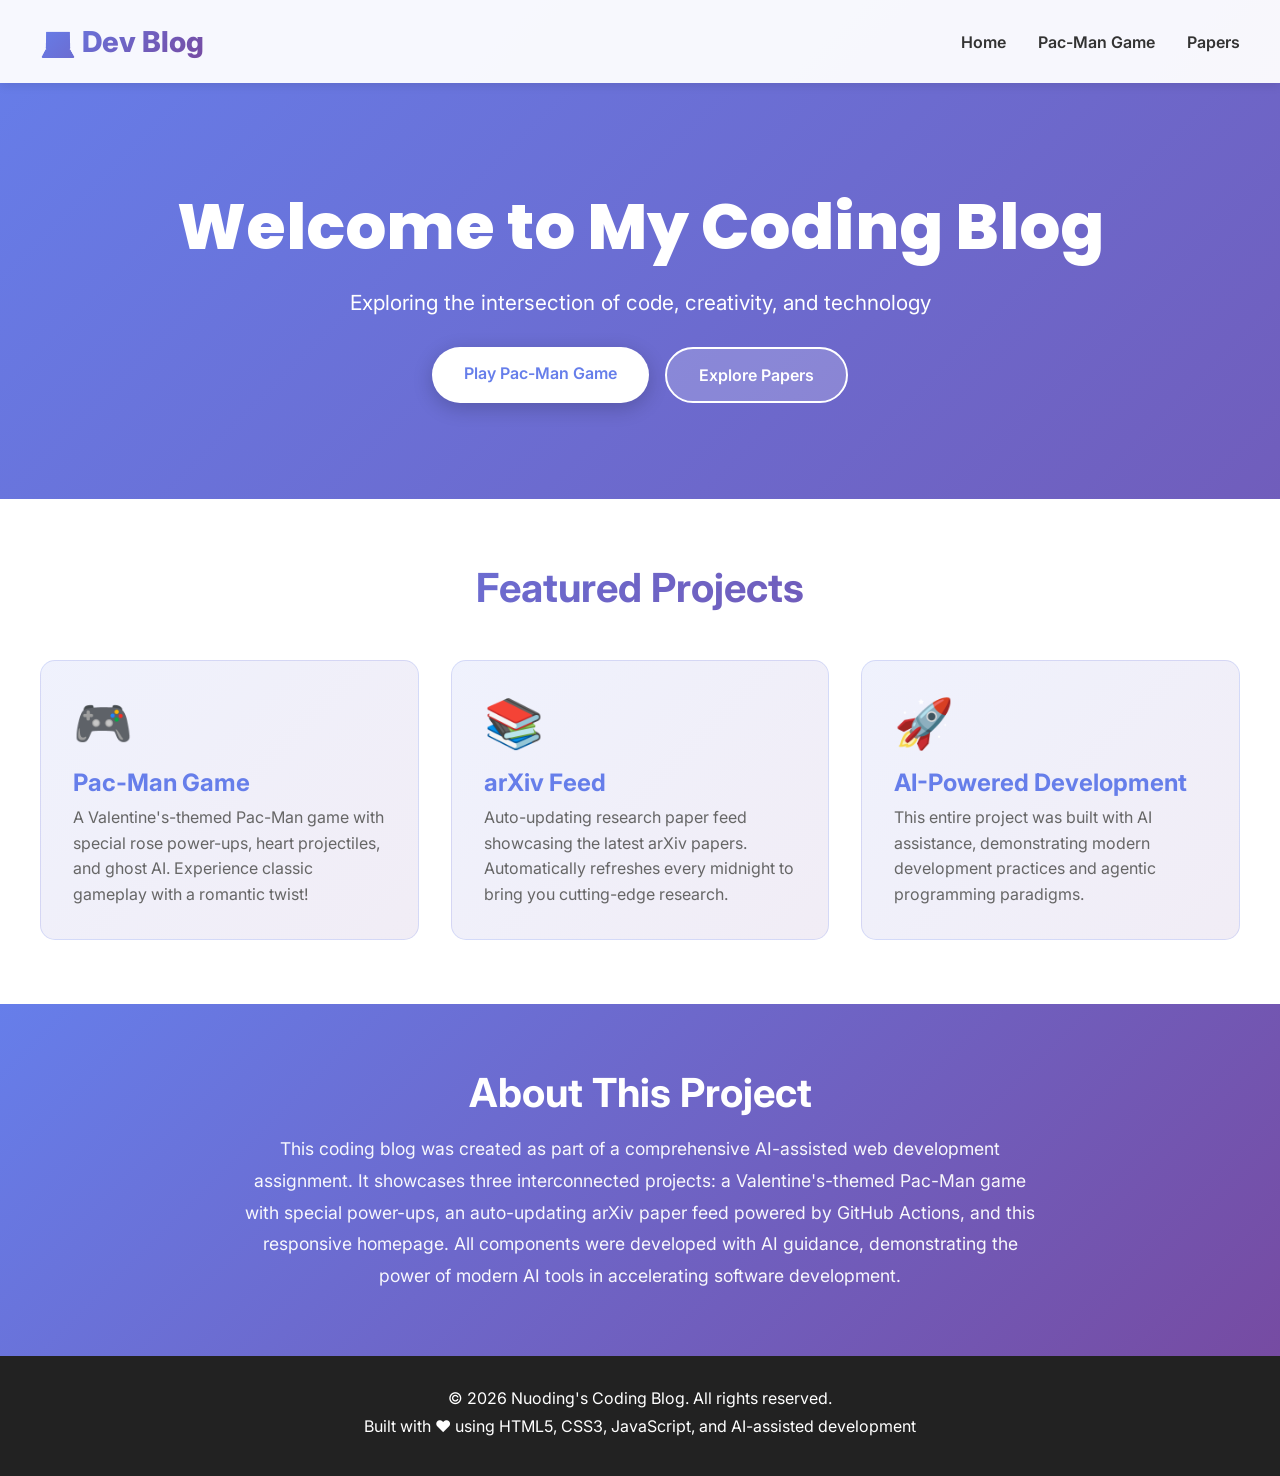
<file: index.html>
<!DOCTYPE html>
<html lang="en">
<head>
    <meta charset="UTF-8">
    <meta name="viewport" content="width=device-width, initial-scale=1.0">
    <title>Coding Blog - Nuoding's Dev Portfolio</title>
    <link href="https://fonts.googleapis.com/css2?family=Poppins:wght@400;600;700;800&family=Inter:wght@400;500;600&display=swap" rel="stylesheet">
    <style>
        * {
            margin: 0;
            padding: 0;
            box-sizing: border-box;
        }

        body {
            font-family: 'Inter', sans-serif;
            background: linear-gradient(135deg, #667eea 0%, #764ba2 100%);
            color: #333;
            min-height: 100vh;
        }

        /* Navigation */
        nav {
            background: rgba(255, 255, 255, 0.95);
            padding: 1.5rem 2rem;
            box-shadow: 0 2px 10px rgba(0, 0, 0, 0.1);
            position: sticky;
            top: 0;
            z-index: 1000;
        }

        nav .container {
            max-width: 1200px;
            margin: 0 auto;
            display: flex;
            justify-content: space-between;
            align-items: center;
        }

        .logo {
            font-size: 1.8rem;
            font-weight: 800;
            background: linear-gradient(135deg, #667eea 0%, #764ba2 100%);
            -webkit-background-clip: text;
            -webkit-text-fill-color: transparent;
            background-clip: text;
        }

        nav ul {
            list-style: none;
            display: flex;
            gap: 2rem;
        }

        nav a {
            text-decoration: none;
            color: #333;
            font-weight: 600;
            transition: color 0.3s ease;
            position: relative;
        }

        nav a::after {
            content: '';
            position: absolute;
            bottom: -5px;
            left: 0;
            width: 0;
            height: 2px;
            background: linear-gradient(135deg, #667eea 0%, #764ba2 100%);
            transition: width 0.3s ease;
        }

        nav a:hover::after {
            width: 100%;
        }

        /* Hero Section */
        .hero {
            max-width: 1200px;
            margin: 0 auto;
            padding: 6rem 2rem;
            text-align: center;
            color: white;
            animation: fadeIn 0.8s ease-in;
        }

        @keyframes fadeIn {
            from {
                opacity: 0;
                transform: translateY(20px);
            }
            to {
                opacity: 1;
                transform: translateY(0);
            }
        }

        .hero h1 {
            font-family: 'Poppins', sans-serif;
            font-size: 4rem;
            font-weight: 800;
            margin-bottom: 1rem;
            animation: slideInDown 0.8s ease-out;
        }

        @keyframes slideInDown {
            from {
                opacity: 0;
                transform: translateY(-30px);
            }
            to {
                opacity: 1;
                transform: translateY(0);
            }
        }

        .hero .subtitle {
            font-size: 1.3rem;
            margin-bottom: 2rem;
            opacity: 0.9;
            animation: slideInUp 0.8s ease-out 0.2s both;
        }

        @keyframes slideInUp {
            from {
                opacity: 0;
                transform: translateY(30px);
            }
            to {
                opacity: 1;
                transform: translateY(0);
            }
        }

        .cta-buttons {
            display: flex;
            gap: 1rem;
            justify-content: center;
            flex-wrap: wrap;
            animation: slideInUp 0.8s ease-out 0.4s both;
        }

        .cta-btn {
            padding: 1rem 2rem;
            font-size: 1rem;
            font-weight: 600;
            border: none;
            border-radius: 50px;
            cursor: pointer;
            transition: all 0.3s ease;
            text-decoration: none;
            display: inline-block;
        }

        .cta-btn.primary {
            background: white;
            color: #667eea;
            box-shadow: 0 5px 20px rgba(0, 0, 0, 0.2);
        }

        .cta-btn.primary:hover {
            transform: translateY(-3px);
            box-shadow: 0 10px 30px rgba(0, 0, 0, 0.3);
        }

        .cta-btn.secondary {
            background: rgba(255, 255, 255, 0.2);
            color: white;
            border: 2px solid white;
        }

        .cta-btn.secondary:hover {
            background: rgba(255, 255, 255, 0.3);
            transform: translateY(-3px);
        }

        /* Features Section */
        .features {
            background: white;
            padding: 4rem 2rem;
        }

        .features .container {
            max-width: 1200px;
            margin: 0 auto;
        }

        .features h2 {
            text-align: center;
            font-size: 2.5rem;
            margin-bottom: 3rem;
            background: linear-gradient(135deg, #667eea 0%, #764ba2 100%);
            -webkit-background-clip: text;
            -webkit-text-fill-color: transparent;
            background-clip: text;
        }

        .feature-grid {
            display: grid;
            grid-template-columns: repeat(auto-fit, minmax(300px, 1fr));
            gap: 2rem;
        }

        .feature-card {
            background: linear-gradient(135deg, rgba(102, 126, 234, 0.1) 0%, rgba(118, 75, 162, 0.1) 100%);
            padding: 2rem;
            border-radius: 15px;
            border: 1px solid rgba(102, 126, 234, 0.2);
            transition: all 0.3s ease;
        }

        .feature-card:hover {
            transform: translateY(-10px);
            box-shadow: 0 10px 30px rgba(102, 126, 234, 0.3);
        }

        .feature-card .icon {
            font-size: 3rem;
            margin-bottom: 1rem;
        }

        .feature-card h3 {
            font-size: 1.5rem;
            margin-bottom: 0.5rem;
            color: #667eea;
        }

        .feature-card p {
            color: #666;
            line-height: 1.6;
        }

        /* About Section */
        .about {
            background: linear-gradient(135deg, #667eea 0%, #764ba2 100%);
            color: white;
            padding: 4rem 2rem;
            text-align: center;
        }

        .about .container {
            max-width: 800px;
            margin: 0 auto;
        }

        .about h2 {
            font-size: 2.5rem;
            margin-bottom: 1rem;
        }

        .about p {
            font-size: 1.1rem;
            line-height: 1.8;
            opacity: 0.95;
        }

        /* Footer */
        footer {
            background: #222;
            color: white;
            padding: 2rem;
            text-align: center;
        }

        footer p {
            margin-bottom: 0.5rem;
        }

        /* Responsive */
        @media (max-width: 768px) {
            .hero h1 {
                font-size: 2.5rem;
            }

            .hero .subtitle {
                font-size: 1rem;
            }

            nav ul {
                gap: 1rem;
            }

            .features h2 {
                font-size: 2rem;
            }
        }
    </style>
</head>
<body>
    <nav>
        <div class="container">
            <div class="logo">💻 Dev Blog</div>
            <ul>
                <li><a href="#home">Home</a></li>
                <li><a href="game/">Pac-Man Game</a></li>
                <li><a href="papers/">Papers</a></li>
            </ul>
        </div>
    </nav>

    <section class="hero" id="home">
        <h1>Welcome to My Coding Blog</h1>
        <p class="subtitle">Exploring the intersection of code, creativity, and technology</p>
        <div class="cta-buttons">
            <a href="game/" class="cta-btn primary">Play Pac-Man Game</a>
            <a href="papers/" class="cta-btn secondary">Explore Papers</a>
        </div>
    </section>

    <section class="features">
        <div class="container">
            <h2>Featured Projects</h2>
            <div class="feature-grid">
                <div class="feature-card">
                    <div class="icon">🎮</div>
                    <h3>Pac-Man Game</h3>
                    <p>A Valentine's-themed Pac-Man game with special rose power-ups, heart projectiles, and ghost AI. Experience classic gameplay with a romantic twist!</p>
                </div>
                <div class="feature-card">
                    <div class="icon">📚</div>
                    <h3>arXiv Feed</h3>
                    <p>Auto-updating research paper feed showcasing the latest arXiv papers. Automatically refreshes every midnight to bring you cutting-edge research.</p>
                </div>
                <div class="feature-card">
                    <div class="icon">🚀</div>
                    <h3>AI-Powered Development</h3>
                    <p>This entire project was built with AI assistance, demonstrating modern development practices and agentic programming paradigms.</p>
                </div>
            </div>
        </div>
    </section>

    <section class="about">
        <div class="container">
            <h2>About This Project</h2>
            <p>
                This coding blog was created as part of a comprehensive AI-assisted web development assignment. 
                It showcases three interconnected projects: a Valentine's-themed Pac-Man game with special power-ups, 
                an auto-updating arXiv paper feed powered by GitHub Actions, and this responsive homepage. 
                All components were developed with AI guidance, demonstrating the power of modern AI tools in accelerating software development.
            </p>
        </div>
    </section>

    <footer>
        <p>&copy; 2026 Nuoding's Coding Blog. All rights reserved.</p>
        <p>Built with ❤️ using HTML5, CSS3, JavaScript, and AI-assisted development</p>
    </footer>
</body>
</html>
</file>
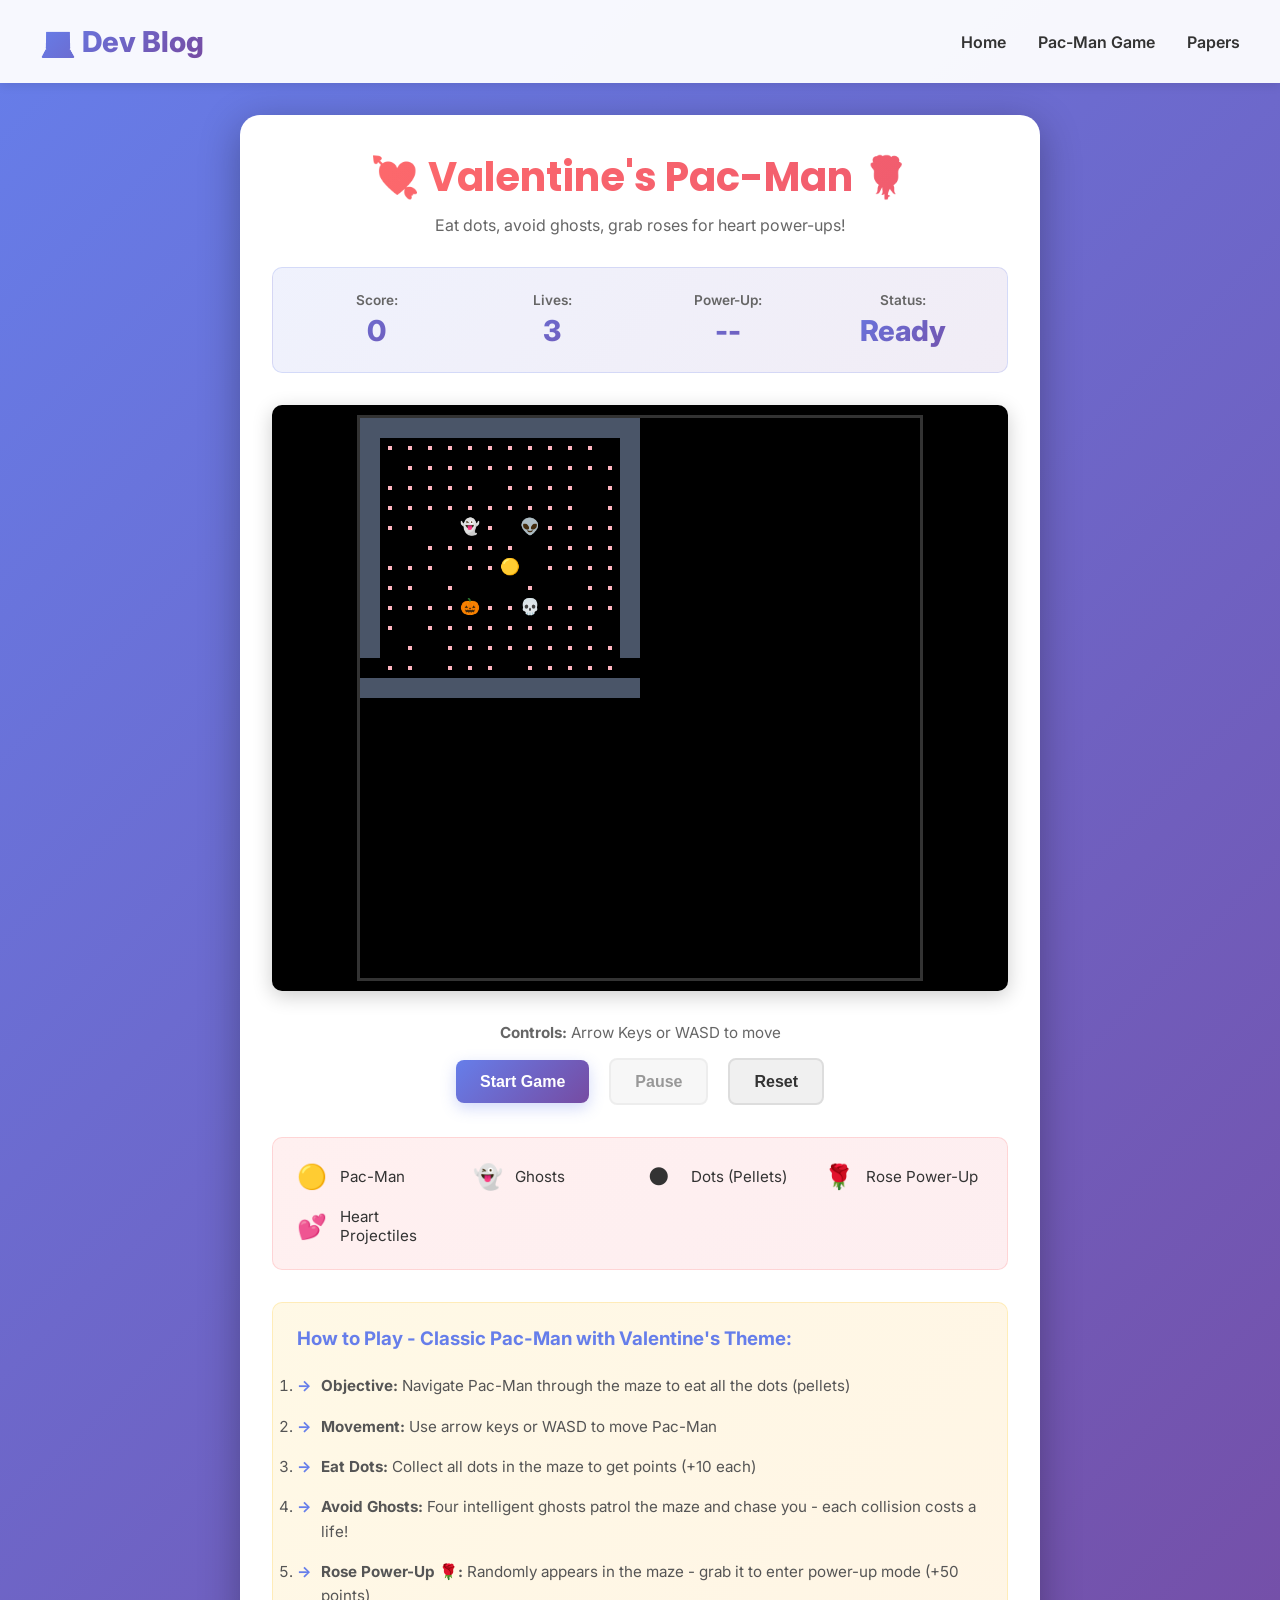
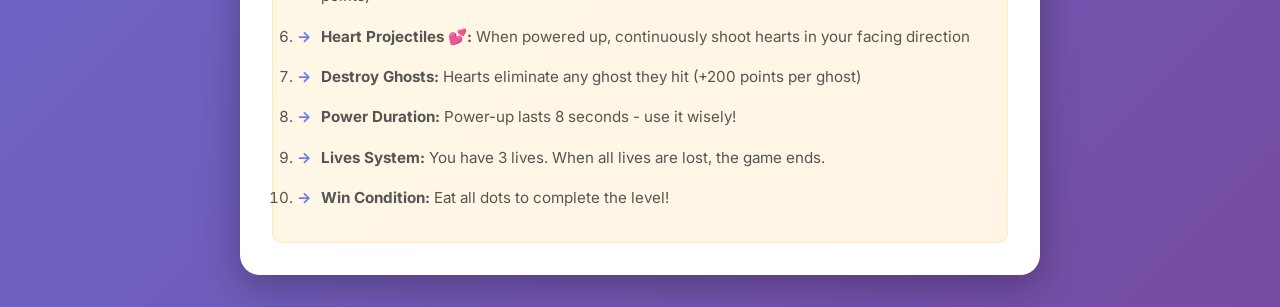
<file: game/index.html>
<!DOCTYPE html>
<html lang="en">
<head>
    <meta charset="UTF-8">
    <meta name="viewport" content="width=device-width, initial-scale=1.0">
    <title>Valentine's Pac-Man Game</title>
    <link href="https://fonts.googleapis.com/css2?family=Poppins:wght@400;600;700;800&family=Inter:wght@400;500;600&display=swap" rel="stylesheet">
    <link rel="stylesheet" href="css/style.css">
</head>
<body>
    <nav>
        <div class="container">
            <div class="logo">💻 Dev Blog</div>
            <ul>
                <li><a href="../">Home</a></li>
                <li><a href="./">Pac-Man Game</a></li>
                <li><a href="../papers/">Papers</a></li>
            </ul>
        </div>
    </nav>

    <div class="game-container">
        <div class="game-header">
            <h1>💘 Valentine's Pac-Man 🌹</h1>
            <p>Eat dots, avoid ghosts, grab roses for heart power-ups!</p>
        </div>

        <div class="game-stats">
            <div class="stat">
                <span class="label">Score:</span>
                <span class="value" id="score">0</span>
            </div>
            <div class="stat">
                <span class="label">Lives:</span>
                <span class="value" id="lives">3</span>
            </div>
            <div class="stat">
                <span class="label">Power-Up:</span>
                <span class="value" id="powerUpTimer">--</span>
            </div>
            <div class="stat">
                <span class="label">Status:</span>
                <span class="value" id="gameStatus">Ready</span>
            </div>
        </div>

        <div class="canvas-wrapper">
            <canvas id="gameCanvas" width="560" height="560"></canvas>
        </div>

        <div class="controls">
            <div class="control-info">
                <p><strong>Controls:</strong> Arrow Keys or WASD to move</p>
            </div>
            <button id="startBtn" class="btn btn-primary">Start Game</button>
            <button id="pauseBtn" class="btn btn-secondary" disabled>Pause</button>
            <button id="resetBtn" class="btn btn-secondary">Reset</button>
        </div>

        <div class="legend">
            <div class="legend-item">
                <span class="legend-color pac-man">🟡</span>
                <span>Pac-Man</span>
            </div>
            <div class="legend-item">
                <span class="legend-color ghost">👻</span>
                <span>Ghosts</span>
            </div>
            <div class="legend-item">
                <span class="legend-color dot">●</span>
                <span>Dots (Pellets)</span>
            </div>
            <div class="legend-item">
                <span class="legend-color rose">🌹</span>
                <span>Rose Power-Up</span>
            </div>
            <div class="legend-item">
                <span class="legend-color heart">💕</span>
                <span>Heart Projectiles</span>
            </div>
        </div>

        <div class="instructions">
            <h3>How to Play - Classic Pac-Man with Valentine's Theme:</h3>
            <ol>
                <li><strong>Objective:</strong> Navigate Pac-Man through the maze to eat all the dots (pellets)</li>
                <li><strong>Movement:</strong> Use arrow keys or WASD to move Pac-Man</li>
                <li><strong>Eat Dots:</strong> Collect all dots in the maze to get points (+10 each)</li>
                <li><strong>Avoid Ghosts:</strong> Four intelligent ghosts patrol the maze and chase you - each collision costs a life!</li>
                <li><strong>Rose Power-Up 🌹:</strong> Randomly appears in the maze - grab it to enter power-up mode (+50 points)</li>
                <li><strong>Heart Projectiles 💕:</strong> When powered up, continuously shoot hearts in your facing direction</li>
                <li><strong>Destroy Ghosts:</strong> Hearts eliminate any ghost they hit (+200 points per ghost)</li>
                <li><strong>Power Duration:</strong> Power-up lasts 8 seconds - use it wisely!</li>
                <li><strong>Lives System:</strong> You have 3 lives. When all lives are lost, the game ends.</li>
                <li><strong>Win Condition:</strong> Eat all dots to complete the level!</li>
            </ol>
        </div>
    </div>

    <script src="js/pacman.js"></script>
</body>
</html>
</file>
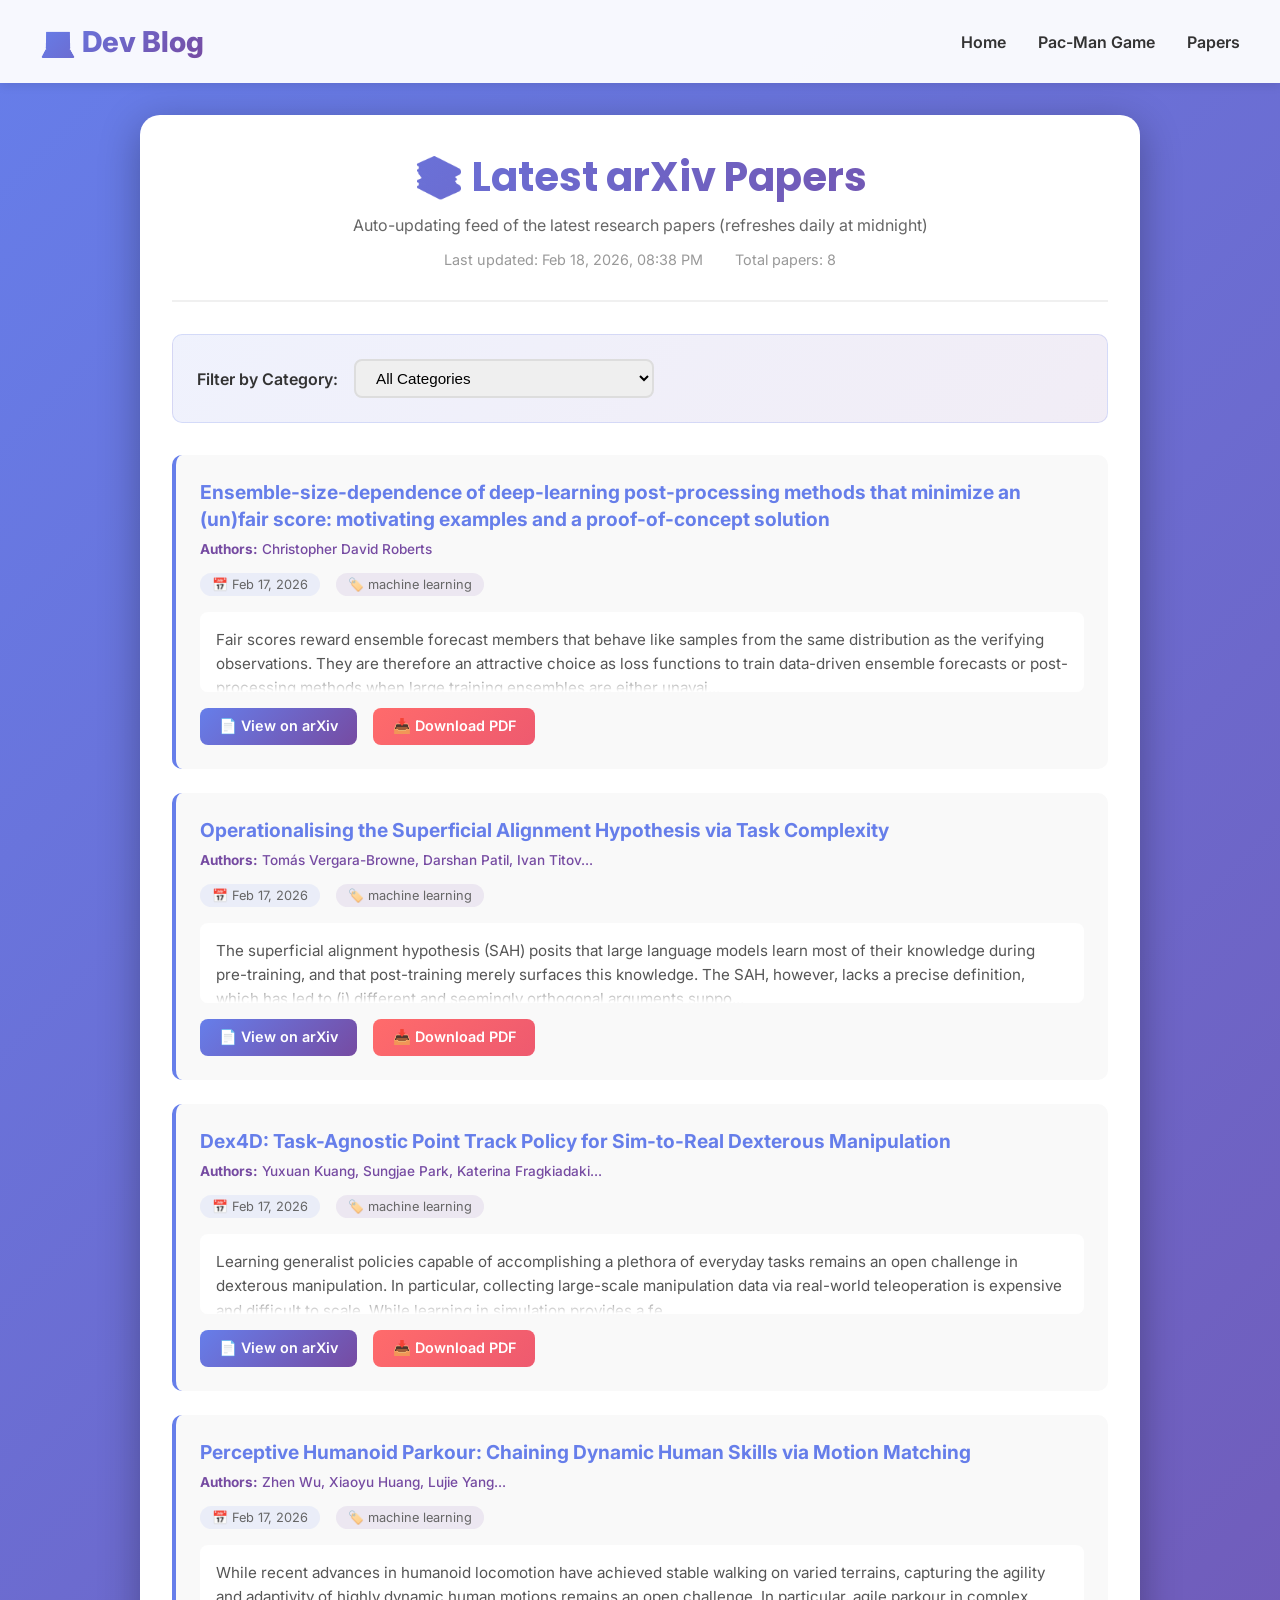
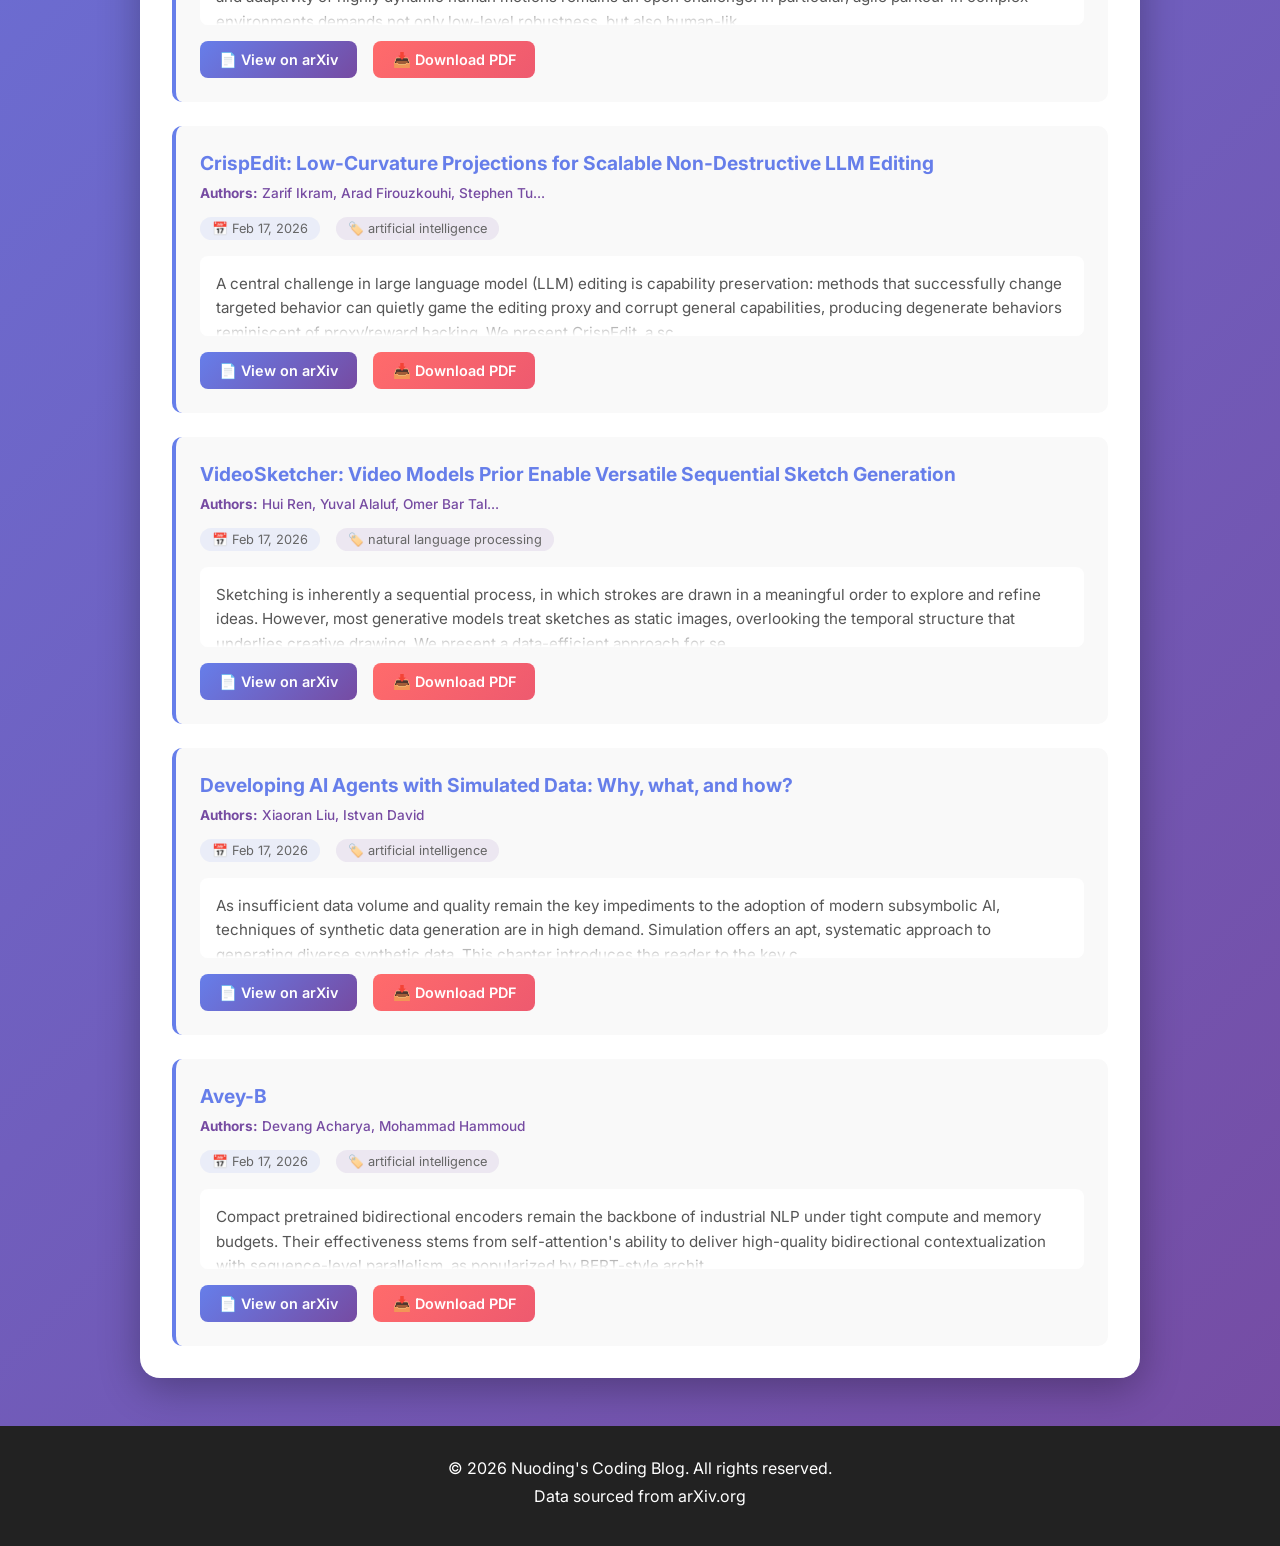
<file: papers/index.html>
<!DOCTYPE html>
<html lang="en">
<head>
    <meta charset="UTF-8">
    <meta name="viewport" content="width=device-width, initial-scale=1.0">
    <title>Latest arXiv Papers</title>
    <link href="https://fonts.googleapis.com/css2?family=Poppins:wght@400;600;700;800&family=Inter:wght@400;500;600&display=swap" rel="stylesheet">
    <link rel="stylesheet" href="css/papers.css">
</head>
<body>
    <nav>
        <div class="container">
            <div class="logo">💻 Dev Blog</div>
            <ul>
                <li><a href="../">Home</a></li>
                <li><a href="../game/">Pac-Man Game</a></li>
                <li><a href="./">Papers</a></li>
            </ul>
        </div>
    </nav>

    <div class="papers-container">
        <div class="papers-header">
            <h1>📚 Latest arXiv Papers</h1>
            <p>Auto-updating feed of the latest research papers (refreshes daily at midnight)</p>
            <div class="meta-info">
                <span id="lastUpdate">Last updated: --</span>
                <span id="paperCount">Total papers: 0</span>
            </div>
        </div>

        <div class="filters">
            <div class="filter-group">
                <label for="categoryFilter">Filter by Category:</label>
                <select id="categoryFilter">
                    <option value="">All Categories</option>
                    <option value="cs.AI">AI & Machine Learning</option>
                    <option value="cs.LG">Learning</option>
                    <option value="cs.CV">Computer Vision</option>
                    <option value="cs.NLP">NLP</option>
                    <option value="cs.DB">Databases</option>
                    <option value="math.CO">Mathematics</option>
                </select>
            </div>
        </div>

        <div id="papersList" class="papers-grid">
            <div class="loading">
                <div class="spinner"></div>
                <p>Loading papers...</p>
            </div>
        </div>
    </div>

    <footer>
        <p>&copy; 2026 Nuoding's Coding Blog. All rights reserved.</p>
        <p>Data sourced from arXiv.org</p>
    </footer>

    <script src="js/papers.js"></script>
</body>
</html>
</file>
<file: game/css/style.css>
/* General Styles */
* {
    margin: 0;
    padding: 0;
    box-sizing: border-box;
}

body {
    font-family: 'Inter', sans-serif;
    background: linear-gradient(135deg, #667eea 0%, #764ba2 100%);
    color: #333;
    min-height: 100vh;
}

/* Navigation */
nav {
    background: rgba(255, 255, 255, 0.95);
    padding: 1.5rem 2rem;
    box-shadow: 0 2px 10px rgba(0, 0, 0, 0.1);
    position: sticky;
    top: 0;
    z-index: 1000;
}

nav .container {
    max-width: 1200px;
    margin: 0 auto;
    display: flex;
    justify-content: space-between;
    align-items: center;
}

.logo {
    font-size: 1.8rem;
    font-weight: 800;
    background: linear-gradient(135deg, #667eea 0%, #764ba2 100%);
    -webkit-background-clip: text;
    -webkit-text-fill-color: transparent;
    background-clip: text;
}

nav ul {
    list-style: none;
    display: flex;
    gap: 2rem;
}

nav a {
    text-decoration: none;
    color: #333;
    font-weight: 600;
    transition: color 0.3s ease;
    position: relative;
}

nav a::after {
    content: '';
    position: absolute;
    bottom: -5px;
    left: 0;
    width: 0;
    height: 2px;
    background: linear-gradient(135deg, #667eea 0%, #764ba2 100%);
    transition: width 0.3s ease;
}

nav a:hover::after {
    width: 100%;
}

/* Game Container */
.game-container {
    max-width: 800px;
    margin: 2rem auto;
    padding: 2rem;
    background: white;
    border-radius: 20px;
    box-shadow: 0 10px 40px rgba(0, 0, 0, 0.3);
    animation: slideIn 0.5s ease-out;
}

@keyframes slideIn {
    from {
        opacity: 0;
        transform: translateY(20px);
    }
    to {
        opacity: 1;
        transform: translateY(0);
    }
}

.game-header {
    text-align: center;
    margin-bottom: 2rem;
}

.game-header h1 {
    font-family: 'Poppins', sans-serif;
    font-size: 2.5rem;
    background: linear-gradient(135deg, #ff6b6b 0%, #ee5a6f 100%);
    -webkit-background-clip: text;
    -webkit-text-fill-color: transparent;
    background-clip: text;
    margin-bottom: 0.5rem;
}

.game-header p {
    color: #666;
    font-size: 1rem;
}

/* Game Stats */
.game-stats {
    display: grid;
    grid-template-columns: repeat(auto-fit, minmax(120px, 1fr));
    gap: 1rem;
    margin-bottom: 2rem;
    padding: 1.5rem;
    background: linear-gradient(135deg, rgba(102, 126, 234, 0.1) 0%, rgba(118, 75, 162, 0.1) 100%);
    border-radius: 10px;
    border: 1px solid rgba(102, 126, 234, 0.2);
}

.stat {
    display: flex;
    flex-direction: column;
    text-align: center;
}

.stat .label {
    font-size: 0.85rem;
    color: #666;
    font-weight: 600;
    margin-bottom: 0.3rem;
}

.stat .value {
    font-size: 1.8rem;
    font-weight: 800;
    background: linear-gradient(135deg, #667eea 0%, #764ba2 100%);
    -webkit-background-clip: text;
    -webkit-text-fill-color: transparent;
    background-clip: text;
}

/* Canvas Wrapper */
.canvas-wrapper {
    display: flex;
    justify-content: center;
    margin-bottom: 2rem;
    background: #000;
    border-radius: 10px;
    padding: 10px;
    box-shadow: 0 5px 20px rgba(0, 0, 0, 0.2);
}

#gameCanvas {
    display: block;
    border: 3px solid #333;
    background: #000;
    image-rendering: pixelated;
    image-rendering: crisp-edges;
}

/* Controls */
.controls {
    text-align: center;
    margin-bottom: 2rem;
}

.control-info {
    margin-bottom: 1rem;
}

.control-info p {
    color: #666;
    font-size: 0.95rem;
}

.btn {
    padding: 0.8rem 1.5rem;
    font-size: 1rem;
    font-weight: 600;
    border: none;
    border-radius: 8px;
    cursor: pointer;
    transition: all 0.3s ease;
    margin: 0 0.5rem;
}

.btn-primary {
    background: linear-gradient(135deg, #667eea 0%, #764ba2 100%);
    color: white;
    box-shadow: 0 5px 15px rgba(102, 126, 234, 0.3);
}

.btn-primary:hover:not(:disabled) {
    transform: translateY(-2px);
    box-shadow: 0 8px 20px rgba(102, 126, 234, 0.4);
}

.btn-secondary {
    background: #f0f0f0;
    color: #333;
    border: 2px solid #ddd;
}

.btn-secondary:hover:not(:disabled) {
    background: #e0e0e0;
    border-color: #999;
    transform: translateY(-2px);
}

.btn:disabled {
    opacity: 0.5;
    cursor: not-allowed;
}

/* Legend */
.legend {
    display: grid;
    grid-template-columns: repeat(auto-fit, minmax(150px, 1fr));
    gap: 1rem;
    padding: 1.5rem;
    background: linear-gradient(135deg, rgba(255, 107, 107, 0.1) 0%, rgba(238, 90, 111, 0.1) 100%);
    border-radius: 10px;
    border: 1px solid rgba(255, 107, 107, 0.2);
    margin-bottom: 2rem;
}

.legend-item {
    display: flex;
    align-items: center;
    gap: 0.8rem;
    font-size: 0.95rem;
}

.legend-color {
    font-size: 1.5rem;
    min-width: 30px;
}

/* Instructions */
.instructions {
    background: linear-gradient(135deg, rgba(255, 193, 7, 0.1) 0%, rgba(255, 152, 0, 0.1) 100%);
    padding: 1.5rem;
    border-radius: 10px;
    border: 1px solid rgba(255, 193, 7, 0.2);
}

.instructions h3 {
    color: #667eea;
    margin-bottom: 1rem;
}

.instructions ul {
    list-style: none;
    padding-left: 0;
}

.instructions li {
    padding: 0.5rem 0;
    padding-left: 1.5rem;
    color: #555;
    position: relative;
    font-size: 0.95rem;
    line-height: 1.6;
}

.instructions li::before {
    content: '→';
    position: absolute;
    left: 0;
    color: #667eea;
    font-weight: bold;
}

/* Responsive */
@media (max-width: 768px) {
    .game-container {
        margin: 1rem;
        padding: 1rem;
    }

    .game-header h1 {
        font-size: 1.8rem;
    }

    .game-stats {
        grid-template-columns: repeat(2, 1fr);
    }

    #gameCanvas {
        width: 100%;
        max-width: 100%;
        height: auto;
    }

    .btn {
        padding: 0.6rem 1rem;
        font-size: 0.9rem;
        margin: 0.3rem;
    }

    nav ul {
        gap: 1rem;
    }
}
</file>
<file: papers/css/papers.css>
/* General Styles */
* {
    margin: 0;
    padding: 0;
    box-sizing: border-box;
}

body {
    font-family: 'Inter', sans-serif;
    background: linear-gradient(135deg, #667eea 0%, #764ba2 100%);
    color: #333;
    min-height: 100vh;
}

/* Navigation */
nav {
    background: rgba(255, 255, 255, 0.95);
    padding: 1.5rem 2rem;
    box-shadow: 0 2px 10px rgba(0, 0, 0, 0.1);
    position: sticky;
    top: 0;
    z-index: 1000;
}

nav .container {
    max-width: 1200px;
    margin: 0 auto;
    display: flex;
    justify-content: space-between;
    align-items: center;
}

.logo {
    font-size: 1.8rem;
    font-weight: 800;
    background: linear-gradient(135deg, #667eea 0%, #764ba2 100%);
    -webkit-background-clip: text;
    -webkit-text-fill-color: transparent;
    background-clip: text;
}

nav ul {
    list-style: none;
    display: flex;
    gap: 2rem;
}

nav a {
    text-decoration: none;
    color: #333;
    font-weight: 600;
    transition: color 0.3s ease;
    position: relative;
}

nav a::after {
    content: '';
    position: absolute;
    bottom: -5px;
    left: 0;
    width: 0;
    height: 2px;
    background: linear-gradient(135deg, #667eea 0%, #764ba2 100%);
    transition: width 0.3s ease;
}

nav a:hover::after {
    width: 100%;
}

/* Papers Container */
.papers-container {
    max-width: 1000px;
    margin: 2rem auto;
    padding: 2rem;
    background: white;
    border-radius: 20px;
    box-shadow: 0 10px 40px rgba(0, 0, 0, 0.3);
}

.papers-header {
    text-align: center;
    margin-bottom: 2rem;
    padding-bottom: 2rem;
    border-bottom: 2px solid #f0f0f0;
}

.papers-header h1 {
    font-family: 'Poppins', sans-serif;
    font-size: 2.5rem;
    background: linear-gradient(135deg, #667eea 0%, #764ba2 100%);
    -webkit-background-clip: text;
    -webkit-text-fill-color: transparent;
    background-clip: text;
    margin-bottom: 0.5rem;
}

.papers-header p {
    color: #666;
    font-size: 1rem;
    margin-bottom: 1rem;
}

.meta-info {
    display: flex;
    justify-content: center;
    gap: 2rem;
    flex-wrap: wrap;
}

.meta-info span {
    font-size: 0.9rem;
    color: #999;
}

.meta-info span strong {
    color: #667eea;
    font-weight: 600;
}

/* Filters */
.filters {
    margin-bottom: 2rem;
    padding: 1.5rem;
    background: linear-gradient(135deg, rgba(102, 126, 234, 0.1) 0%, rgba(118, 75, 162, 0.1) 100%);
    border-radius: 10px;
    border: 1px solid rgba(102, 126, 234, 0.2);
}

.filter-group {
    display: flex;
    align-items: center;
    gap: 1rem;
}

.filter-group label {
    font-weight: 600;
    color: #333;
}

.filter-group select {
    padding: 0.5rem 1rem;
    border: 2px solid #ddd;
    border-radius: 8px;
    font-size: 0.95rem;
    cursor: pointer;
    transition: border-color 0.3s ease;
    flex: 1;
    max-width: 300px;
}

.filter-group select:hover,
.filter-group select:focus {
    outline: none;
    border-color: #667eea;
}

/* Papers Grid */
.papers-grid {
    display: grid;
    gap: 1.5rem;
}

.paper-card {
    background: #f9f9f9;
    padding: 1.5rem;
    border-radius: 10px;
    border-left: 4px solid #667eea;
    transition: all 0.3s ease;
    animation: fadeIn 0.5s ease-out;
}

@keyframes fadeIn {
    from {
        opacity: 0;
        transform: translateY(10px);
    }
    to {
        opacity: 1;
        transform: translateY(0);
    }
}

.paper-card:hover {
    box-shadow: 0 5px 20px rgba(102, 126, 234, 0.2);
    transform: translateX(5px);
}

.paper-card.hidden {
    display: none;
}

.paper-title {
    font-size: 1.2rem;
    font-weight: 700;
    color: #333;
    margin-bottom: 0.5rem;
    line-height: 1.4;
}

.paper-title a {
    color: #667eea;
    text-decoration: none;
    transition: color 0.3s ease;
}

.paper-title a:hover {
    color: #764ba2;
    text-decoration: underline;
}

.paper-meta {
    display: flex;
    flex-wrap: wrap;
    gap: 1rem;
    margin-bottom: 1rem;
    font-size: 0.85rem;
    color: #666;
}

.paper-authors {
    font-weight: 500;
    color: #764ba2;
    flex: 1 100%;
}

.paper-date {
    background: rgba(102, 126, 234, 0.1);
    padding: 0.25rem 0.75rem;
    border-radius: 20px;
    font-size: 0.8rem;
}

.paper-category {
    background: rgba(118, 75, 162, 0.1);
    padding: 0.25rem 0.75rem;
    border-radius: 20px;
    font-size: 0.8rem;
}

.paper-abstract {
    background: white;
    padding: 1rem;
    border-radius: 8px;
    margin-bottom: 1rem;
    line-height: 1.6;
    color: #555;
    font-size: 0.95rem;
}

.paper-abstract.truncated {
    max-height: 80px;
    overflow: hidden;
    position: relative;
}

.paper-abstract.truncated::after {
    content: '';
    position: absolute;
    bottom: 0;
    left: 0;
    right: 0;
    height: 20px;
    background: linear-gradient(to bottom, transparent, white);
}

.paper-links {
    display: flex;
    gap: 1rem;
    flex-wrap: wrap;
}

.paper-link {
    display: inline-flex;
    align-items: center;
    gap: 0.5rem;
    padding: 0.6rem 1.2rem;
    background: linear-gradient(135deg, #667eea 0%, #764ba2 100%);
    color: white;
    text-decoration: none;
    border-radius: 8px;
    font-size: 0.9rem;
    font-weight: 600;
    transition: all 0.3s ease;
    cursor: pointer;
    border: none;
}

.paper-link:hover {
    transform: translateY(-2px);
    box-shadow: 0 5px 15px rgba(102, 126, 234, 0.3);
}

.paper-link.pdf {
    background: linear-gradient(135deg, #ff6b6b 0%, #ee5a6f 100%);
}

.paper-link.pdf:hover {
    box-shadow: 0 5px 15px rgba(255, 107, 107, 0.3);
}

/* Loading State */
.loading {
    text-align: center;
    padding: 3rem 1rem;
}

.spinner {
    width: 40px;
    height: 40px;
    margin: 0 auto 1rem;
    border: 4px solid #f0f0f0;
    border-top-color: #667eea;
    border-radius: 50%;
    animation: spin 1s linear infinite;
}

@keyframes spin {
    to {
        transform: rotate(360deg);
    }
}

.loading p {
    color: #667eea;
    font-weight: 600;
}

/* Empty State */
.empty-state {
    text-align: center;
    padding: 3rem 1rem;
}

.empty-state p {
    color: #666;
    font-size: 1.1rem;
}

/* Footer */
footer {
    background: #222;
    color: white;
    padding: 2rem;
    text-align: center;
    margin-top: 3rem;
}

footer p {
    margin-bottom: 0.5rem;
}

/* Responsive */
@media (max-width: 768px) {
    .papers-container {
        margin: 1rem;
        padding: 1rem;
    }

    .papers-header h1 {
        font-size: 1.8rem;
    }

    .filter-group {
        flex-direction: column;
    }

    .filter-group select {
        max-width: 100%;
    }

    .meta-info {
        flex-direction: column;
        gap: 0.5rem;
    }

    .paper-meta {
        font-size: 0.8rem;
        gap: 0.5rem;
    }

    .paper-links {
        flex-direction: column;
    }

    .paper-link {
        width: 100%;
        justify-content: center;
    }
}
</file>
